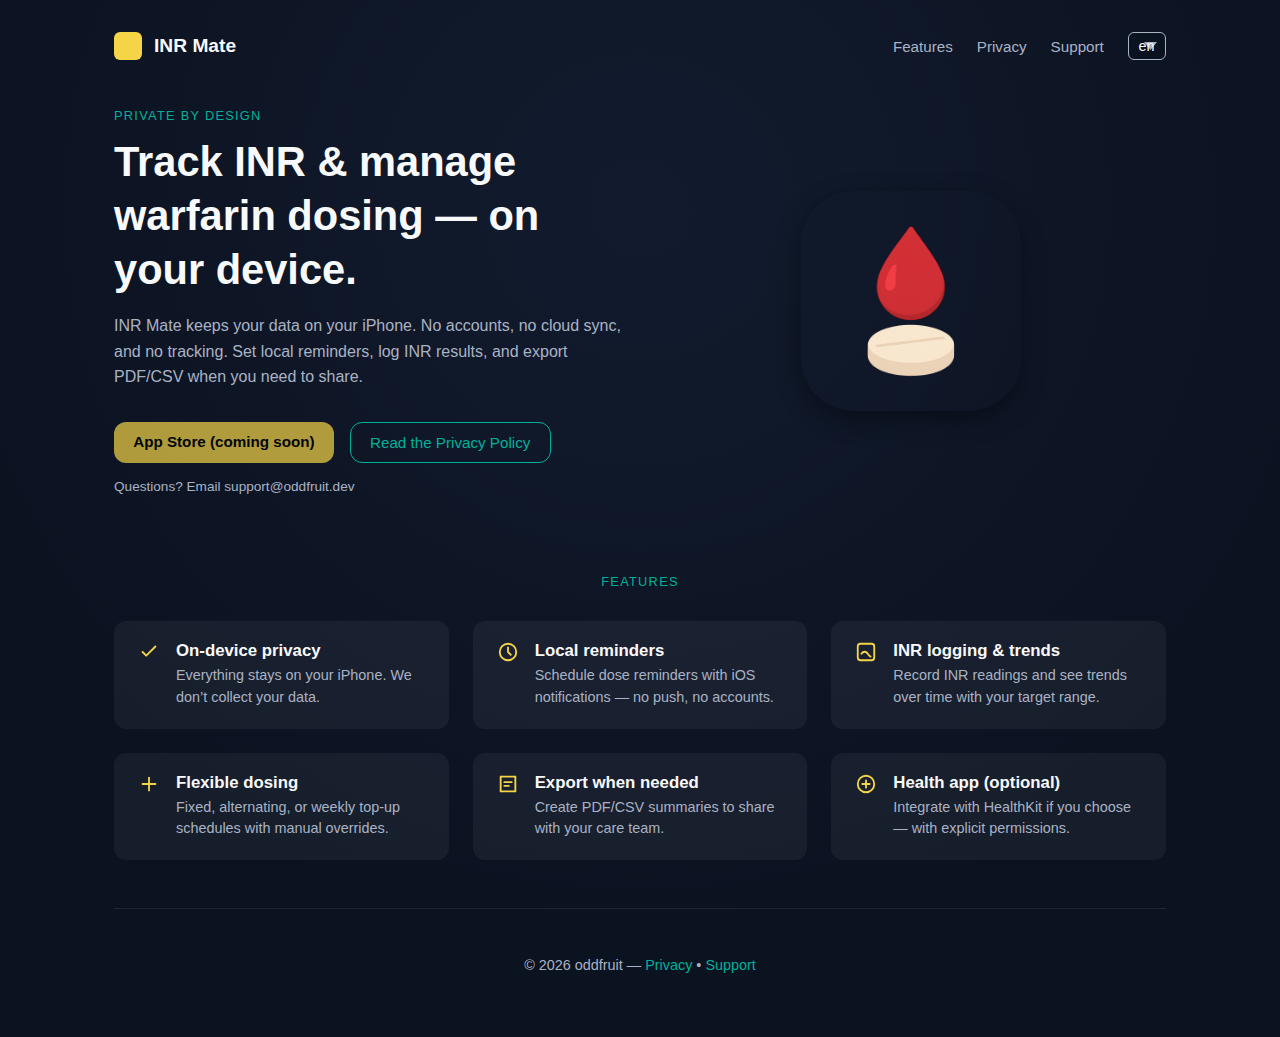
<file: inrmate/index.html>
<!doctype html>
<html lang="en">
<head>
  <meta charset="utf-8">
  <meta name="viewport" content="width=device-width, initial-scale=1">
  <title>INR Mate — by oddfruit</title>
  <meta name="description" content="INR Mate helps you track INR results and manage warfarin dosing, privately and on-device. No accounts, no tracking.">
  <meta name="theme-color" content="#0b1220">
  <link rel="stylesheet" href="../css/inrmate.css">
</head>
<body>
  <div class="container">
    <header class="header">
      <a class="brand" href="/">
        <span class="logo" aria-hidden="true"></span>
        <span data-i18n="brand.name">INR Mate</span>
      </a>
      <nav class="nav">
        <a href="#features" data-i18n="nav.features">Features</a>
        <a href="privacy.html" data-i18n="nav.privacy">Privacy</a>
        <a href="mailto:support@oddfruit.co.uk" data-i18n="nav.support">Support</a>
        <select id="lang" class="lang" aria-label="Language"></select>
      </nav>
    </header>

    <section class="hero">
      <div>
        <span class="kicker" data-i18n="hero.kicker">Private by design</span>
        <h1 data-i18n="hero.title">Track INR &amp; manage warfarin dosing — on your device.</h1>
        <p class="lead" data-i18n="hero.lead">
          INR Mate keeps your data on your iPhone. No accounts, no cloud sync, and no tracking. 
          Set local reminders, log INR results, and export PDF/CSV when you need to share.
        </p>
        <div class="cta">
          <a class="badge" href="#" aria-disabled="true" data-i18n="cta.app_store">App Store (coming soon)</a>
          <a class="btn" href="privacy.html" data-i18n="cta.privacy">Read the Privacy Policy</a>
        </div>
        <div class="note" data-i18n="note.contact">Questions? Email support@oddfruit.co.uk</div>
      </div>

      <!-- App icon image -->
      <div class="screenshot">
        <img src="../assets/inrmate-icon.png"
             alt="INR Mate app icon"
             width="240"
             height="240"
             class="app-icon">
      </div>
    </section>

    <section id="features" class="section">
      <span class="kicker" data-i18n="features.kicker">Features</span>
      <div class="grid">
        <div class="card feature">
          <svg width="22" height="22" viewBox="0 0 24 24" fill="none" xmlns="http://www.w3.org/2000/svg">
            <path d="M5 12l4 4L19 6" stroke="currentColor" stroke-width="2" stroke-linecap="round" stroke-linejoin="round"/>
          </svg>
          <div>
            <h3 data-i18n="features.i1.title">On-device privacy</h3>
            <p data-i18n="features.i1.desc">Everything stays on your iPhone. We don’t collect your data.</p>
          </div>
        </div>

        <div class="card feature">
          <svg width="22" height="22" viewBox="0 0 24 24" fill="none" xmlns="http://www.w3.org/2000/svg">
            <circle cx="12" cy="12" r="9" stroke="currentColor" stroke-width="2"/>
            <path d="M12 7v5l3 3" stroke="currentColor" stroke-width="2" stroke-linecap="round" stroke-linejoin="round"/>
          </svg>
          <div>
            <h3 data-i18n="features.i2.title">Local reminders</h3>
            <p data-i18n="features.i2.desc">Schedule dose reminders with iOS notifications — no push, no accounts.</p>
          </div>
        </div>

        <div class="card feature">
          <svg width="22" height="22" viewBox="0 0 24 24" fill="none" xmlns="http://www.w3.org/2000/svg">
            <rect x="3" y="3" width="18" height="18" rx="3" stroke="currentColor" stroke-width="2"/>
            <path d="M7 14c2-3 5-3 7 0 1 2 3 3 3 3" stroke="currentColor" stroke-width="2" stroke-linecap="round"/>
          </svg>
          <div>
            <h3 data-i18n="features.i3.title">INR logging &amp; trends</h3>
            <p data-i18n="features.i3.desc">Record INR readings and see trends over time with your target range.</p>
          </div>
        </div>

        <div class="card feature">
          <svg width="22" height="22" viewBox="0 0 24 24" fill="none" xmlns="http://www.w3.org/2000/svg">
            <path d="M12 5v14M5 12h14" stroke="currentColor" stroke-width="2" stroke-linecap="round"/>
          </svg>
          <div>
            <h3 data-i18n="features.i4.title">Flexible dosing</h3>
            <p data-i18n="features.i4.desc">Fixed, alternating, or weekly top-up schedules with manual overrides.</p>
          </div>
        </div>

        <div class="card feature">
          <svg width="22" height="22" viewBox="0 0 24 24" fill="none" xmlns="http://www.w3.org/2000/svg">
            <path d="M4 4h16v16H4z" stroke="currentColor" stroke-width="2"/>
            <path d="M8 10h8M8 14h5" stroke="currentColor" stroke-width="2" stroke-linecap="round"/>
          </svg>
          <div>
            <h3 data-i18n="features.i5.title">Export when needed</h3>
            <p data-i18n="features.i5.desc">Create PDF/CSV summaries to share with your care team.</p>
          </div>
        </div>

        <!-- Replaced tile -->
        <div class="card feature">
          <svg width="22" height="22" viewBox="0 0 24 24" fill="none" xmlns="http://www.w3.org/2000/svg">
            <circle cx="12" cy="12" r="9" stroke="currentColor" stroke-width="2"/>
            <path d="M8 12h8M12 8v8" stroke="currentColor" stroke-width="2" stroke-linecap="round"/>
          </svg>
          <div>
            <h3 data-i18n="features.i6.title">Apple Watch &amp; Widget</h3>
            <p data-i18n="features.i6.desc">
              View today’s dose or INR trend right from your wrist — and keep track at a glance on your iPhone Home Screen.
            </p>
          </div>
        </div>
      </div>
    </section>

    <hr/>

    <footer class="footer">
      <div>
        <span data-i18n="footer.copy">© 2025 oddfruit —</span>
        <a href="privacy.html" data-i18n="nav.privacy">Privacy</a> • 
        <a href="mailto:support@oddfruit.dev" data-i18n="nav.support">Support</a>
      </div>
    </footer>
  </div>
  <script src="i18n.js"></script>
</body>
</html>
</file>
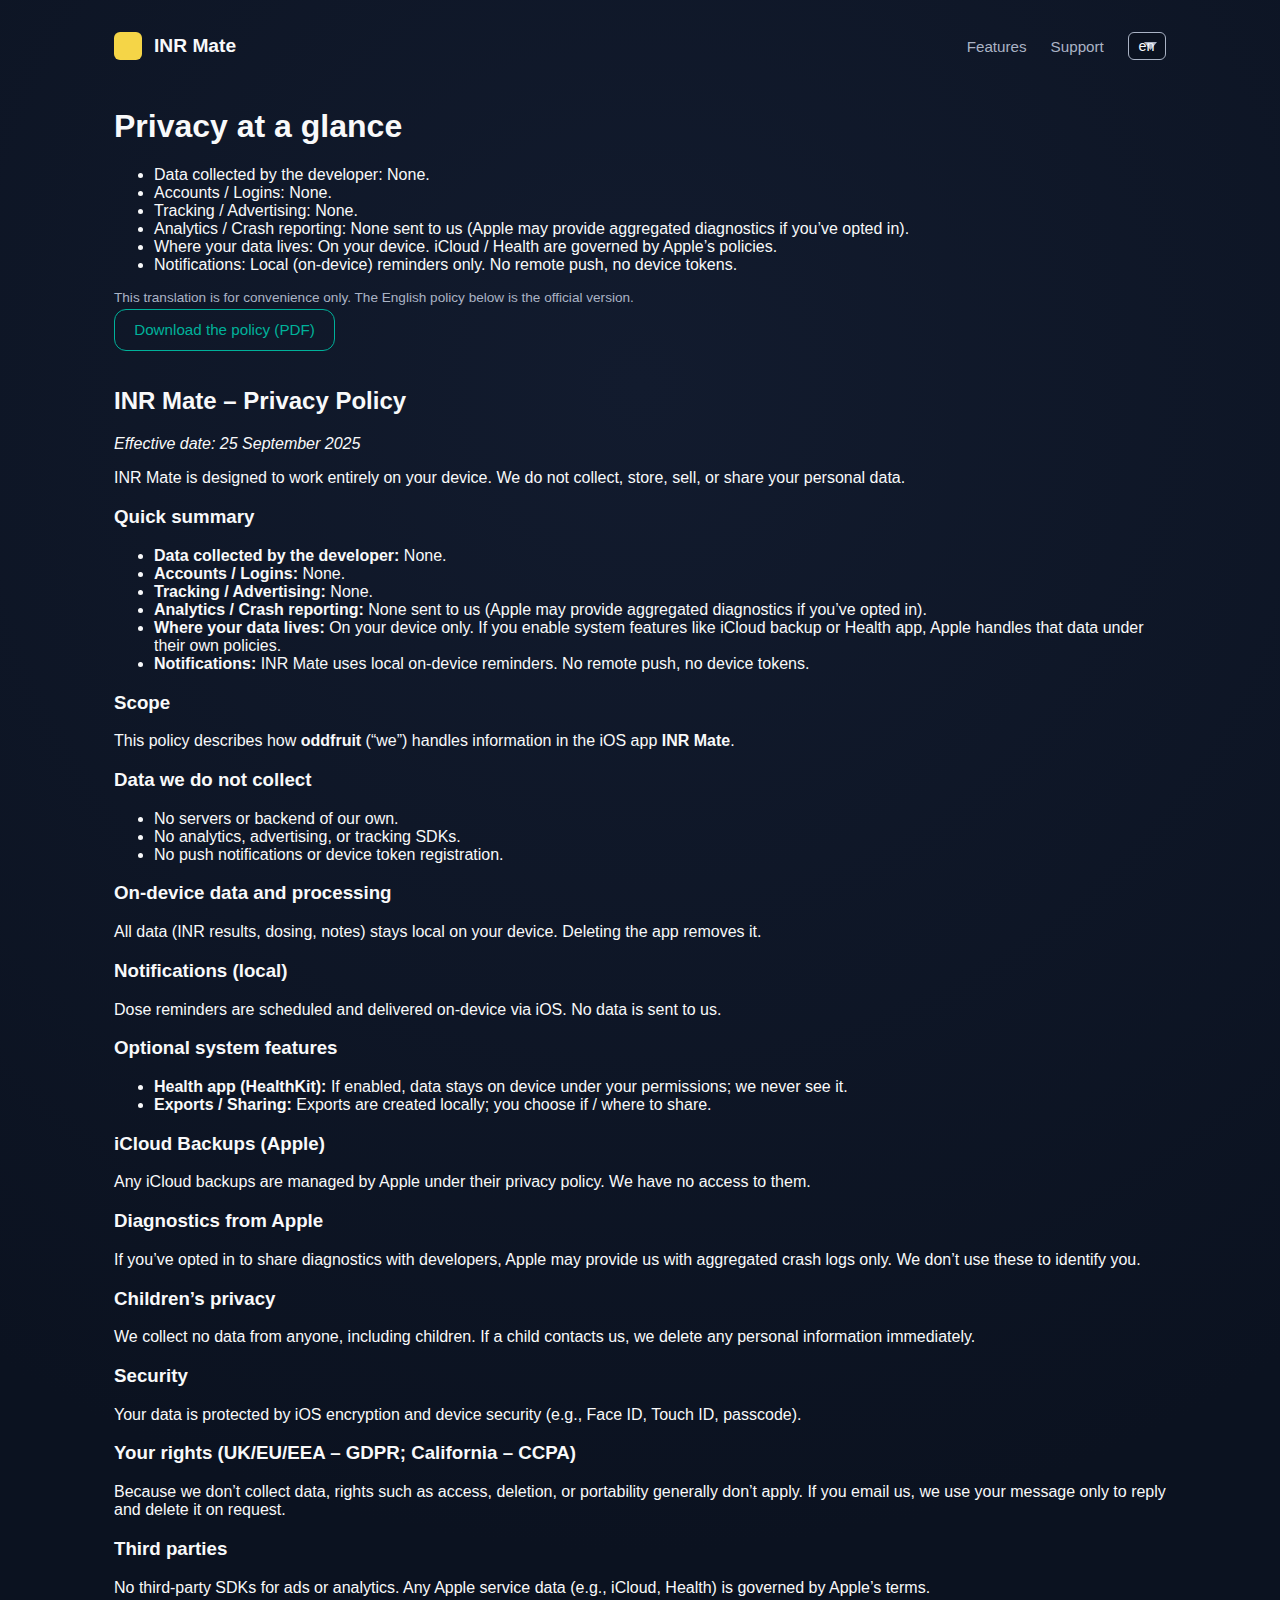
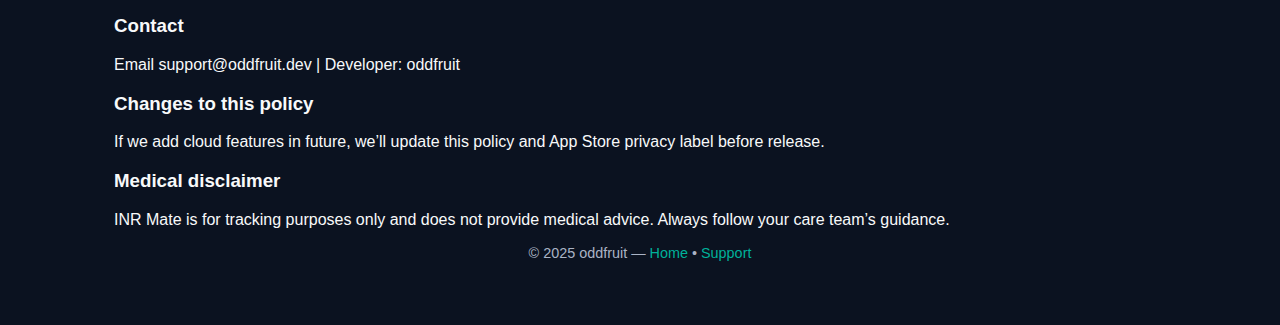
<file: inrmate/privacy.html>
<!doctype html>
<html lang="en">
<head>
  <meta charset="utf-8">
  <meta name="viewport" content="width=device-width, initial-scale=1">
  <title>INR Mate — Privacy</title>
  <meta name="theme-color" content="#0b1220">
  <link rel="stylesheet" href="../css/inrmate.css">
</head>
<body>
  <div class="container">
    <header class="header">
      <a class="brand" href="/">
        <span class="logo"></span>
        <span>INR Mate</span>
      </a>
      <nav class="nav">
        <a href="/" data-i18n="nav.features">Features</a>
        <a href="mailto:support@oddfruit.dev" data-i18n="nav.support">Support</a>
        <select id="lang" class="lang" aria-label="Language"></select>
      </nav>
    </header>

    <section class="section card">
      <h1 style="margin-top:0" data-i18n="privacy.summary.title">Privacy at a glance</h1>
      <ul>
        <li>Data collected by the developer: None.</li>
        <li>Accounts / Logins: None.</li>
        <li>Tracking / Advertising: None.</li>
        <li>Analytics / Crash reporting: None sent to us (Apple may provide aggregated diagnostics if you’ve opted in).</li>
        <li>Where your data lives: On your device. iCloud / Health are governed by Apple’s policies.</li>
        <li>Notifications: Local (on-device) reminders only. No remote push, no device tokens.</li>
      </ul>
      <p class="note">This translation is for convenience only. The English policy below is the official version.</p>
      <p><a class="btn" href="INR_Mate_Privacy_Policy_oddfruit_2025-09-25.pdf">Download the policy (PDF)</a></p>
    </section>

    <article class="section card">
      <h2>INR Mate – Privacy Policy</h2>
      <p><em>Effective date: 25 September 2025</em></p>
      <p>INR Mate is designed to work entirely on your device. We do not collect, store, sell, or share your personal data.</p>

      <h3>Quick summary</h3>
      <ul>
        <li><strong>Data collected by the developer:</strong> None.</li>
        <li><strong>Accounts / Logins:</strong> None.</li>
        <li><strong>Tracking / Advertising:</strong> None.</li>
        <li><strong>Analytics / Crash reporting:</strong> None sent to us (Apple may provide aggregated diagnostics if you’ve opted in).</li>
        <li><strong>Where your data lives:</strong> On your device only. If you enable system features like iCloud backup or Health app, Apple handles that data under their own policies.</li>
        <li><strong>Notifications:</strong> INR Mate uses local on-device reminders. No remote push, no device tokens.</li>
      </ul>

      <h3>Scope</h3>
      <p>This policy describes how <strong>oddfruit</strong> (“we”) handles information in the iOS app <strong>INR Mate</strong>.</p>

      <h3>Data we do not collect</h3>
      <ul>
        <li>No servers or backend of our own.</li>
        <li>No analytics, advertising, or tracking SDKs.</li>
        <li>No push notifications or device token registration.</li>
      </ul>

      <h3>On-device data and processing</h3>
      <p>All data (INR results, dosing, notes) stays local on your device. Deleting the app removes it.</p>

      <h3>Notifications (local)</h3>
      <p>Dose reminders are scheduled and delivered on-device via iOS. No data is sent to us.</p>

      <h3>Optional system features</h3>
      <ul>
        <li><strong>Health app (HealthKit):</strong> If enabled, data stays on device under your permissions; we never see it.</li>
        <li><strong>Exports / Sharing:</strong> Exports are created locally; you choose if / where to share.</li>
      </ul>

      <h3>iCloud Backups (Apple)</h3>
      <p>Any iCloud backups are managed by Apple under their privacy policy. We have no access to them.</p>

      <h3>Diagnostics from Apple</h3>
      <p>If you’ve opted in to share diagnostics with developers, Apple may provide us with aggregated crash logs only. We don’t use these to identify you.</p>

      <h3>Children’s privacy</h3>
      <p>We collect no data from anyone, including children. If a child contacts us, we delete any personal information immediately.</p>

      <h3>Security</h3>
      <p>Your data is protected by iOS encryption and device security (e.g., Face ID, Touch ID, passcode).</p>

      <h3>Your rights (UK/EU/EEA – GDPR; California – CCPA)</h3>
      <p>Because we don’t collect data, rights such as access, deletion, or portability generally don’t apply. If you email us, we use your message only to reply and delete it on request.</p>

      <h3>Third parties</h3>
      <p>No third-party SDKs for ads or analytics. Any Apple service data (e.g., iCloud, Health) is governed by Apple’s terms.</p>

      <h3>Contact</h3>
      <p>Email support@oddfruit.dev  |  Developer: oddfruit</p>

      <h3>Changes to this policy</h3>
      <p>If we add cloud features in future, we’ll update this policy and App Store privacy label before release.</p>

      <h3>Medical disclaimer</h3>
      <p>INR Mate is for tracking purposes only and does not provide medical advice. Always follow your care team’s guidance.</p>
    </article>

    <footer class="footer">
      <div>
        <span>© 2025 oddfruit — </span>
        <a href="/">Home</a> • <a href="mailto:support@oddfruit.dev">Support</a>
      </div>
    </footer>
  </div>
  <script src="i18n.js"></script>
</body>
</html>
</file>
<file: css/inrmate.css>
:root {
  --bg-dark: #0b1220;
  --bg-light: #121b2e;
  --text: #f8f9fa;
  --muted: #aab3c5;
  --accent: #00b19a;
  --yellow: #f5d547;
  --radius: 12px;
  --max-width: 1100px;
}

* {
  box-sizing: border-box;
}

html, body {
  margin: 0;
  padding: 0;
  font-family: "Manrope", -apple-system, BlinkMacSystemFont, "Segoe UI", Roboto, sans-serif;
  background: radial-gradient(circle at 50% 20%, var(--bg-light) 0%, var(--bg-dark) 70%);
  color: var(--text);
}

/* Layout container */
.container {
  max-width: var(--max-width);
  margin: 0 auto;
  padding: 2rem 1.5rem 4rem;
}

/* Header */
.header {
  display: flex;
  justify-content: space-between;
  align-items: center;
  margin-bottom: 3rem;
}
.brand {
  display: flex;
  align-items: center;
  gap: 0.75rem;
  color: var(--text);
  text-decoration: none;
  font-weight: 600;
  font-size: 1.2rem;
}
.brand .logo {
  width: 28px;
  height: 28px;
  background: var(--yellow);
  border-radius: 6px;
}
.nav {
  display: flex;
  gap: 1.5rem;
  align-items: center;
}
.nav a {
  color: var(--muted);
  text-decoration: none;
  font-size: 0.95rem;
  transition: color 0.2s ease;
}
.nav a:hover {
  color: var(--accent);
}
.lang {
  background: transparent;
  border: 1px solid var(--muted);
  border-radius: 6px;
  color: var(--text);
  padding: 0.25rem 0.5rem;
}

/* Hero */
.hero {
  display: flex;
  flex-wrap: wrap;
  align-items: center;
  justify-content: space-between;
  gap: 2rem;
  margin-bottom: 5rem;
}
.hero > div {
  flex: 1 1 400px;
  text-align: left;
}
.kicker {
  display: block;
  color: var(--accent);
  text-transform: uppercase;
  font-size: 0.8rem;
  letter-spacing: 0.1em;
  margin-bottom: 0.75rem;
}
.hero h1 {
  font-size: clamp(1.8rem, 4vw, 2.6rem);
  margin: 0 0 1rem 0;
  line-height: 1.3;
}
.lead {
  color: var(--muted);
  line-height: 1.6;
  margin-bottom: 2rem;
}
.cta {
  display: flex;
  flex-wrap: wrap;
  gap: 1rem;
  margin-bottom: 1rem;
}
.badge {
  background: var(--yellow);
  color: #000;
  font-weight: 600;
  text-decoration: none;
  padding: 0.7rem 1.2rem;
  border-radius: var(--radius);
  font-size: 0.95rem;
}
.badge[aria-disabled="true"] {
  opacity: 0.7;
  cursor: default;
}
.btn {
  border: 1px solid var(--accent);
  color: var(--accent);
  border-radius: var(--radius);
  text-decoration: none;
  padding: 0.7rem 1.2rem;
  font-size: 0.95rem;
  transition: all 0.2s ease;
}
.btn:hover {
  background: var(--accent);
  color: #000;
}
.note {
  font-size: 0.85rem;
  color: var(--muted);
  margin-top: 0.75rem;
}

/* Screenshot / icon */
.screenshot {
  flex: 1 1 280px;
  display: flex;
  justify-content: center;
  align-items: center;
}
.app-icon {
  display: block;
  width: 220px;
  height: 220px;
  border-radius: 24%;
  box-shadow: 0 8px 24px rgba(0,0,0,0.4);
}

/* Features */
.section {
  text-align: left;
  margin-top: 3rem;
}
.section .kicker {
  text-align: center;
  margin-bottom: 2rem;
}
.grid {
  display: grid;
  grid-template-columns: repeat(auto-fit, minmax(260px, 1fr));
  gap: 1.5rem;
}
.card.feature {
  display: flex;
  gap: 1rem;
  align-items: flex-start;
  background: rgba(255,255,255,0.05);
  padding: 1.25rem 1.5rem;
  border-radius: var(--radius);
  transition: background 0.25s ease, transform 0.25s ease;
}
.card.feature:hover {
  background: rgba(255,255,255,0.1);
  transform: translateY(-3px);
}
.card.feature svg {
  color: var(--yellow);
  flex-shrink: 0;
}
.card.feature h3 {
  margin: 0 0 0.25rem;
  font-size: 1.05rem;
}
.card.feature p {
  margin: 0;
  color: var(--muted);
  font-size: 0.9rem;
  line-height: 1.5;
}

/* Divider */
hr {
  border: none;
  border-top: 1px solid rgba(255,255,255,0.08);
  margin: 3rem 0;
}

/* Footer */
.footer {
  text-align: center;
  font-size: 0.9rem;
  color: var(--muted);
}
.footer a {
  color: var(--accent);
  text-decoration: none;
}
.footer a:hover {
  text-decoration: underline;
}

/* Responsive tweaks */
@media (max-width: 720px) {
  .header {
    flex-direction: column;
    align-items: flex-start;
    gap: 1rem;
  }
  .hero {
    flex-direction: column;
    align-items: flex-start;
  }
  .screenshot {
    justify-content: flex-start;
  }
}

/* --- Language dropdown visibility fix --- */
.lang {
  background-color: var(--bg-dark);
  color: var(--text);
  border: 1px solid var(--muted);
  border-radius: 6px;
  padding: 0.3rem 0.6rem;
  font-size: 0.9rem;
  appearance: none;
  -webkit-appearance: none;
  -moz-appearance: none;
  background-image: url("data:image/svg+xml,%3Csvg xmlns='http://www.w3.org/2000/svg' viewBox='0 0 10 6'%3E%3Cpath fill='%23aab3c5' d='M0 0l5 6 5-6H0z'/%3E%3C/svg%3E");
  background-repeat: no-repeat;
  background-position: right 0.5rem center;
  background-size: 0.8rem;
}

/* Ensures dropdown list text is visible (Safari/WebKit fix) */
.lang option {
  background-color: var(--bg-dark);
  color: var(--text);
}

/* Optional hover/focus style */
.lang:hover,
.lang:focus {
  border-color: var(--accent);
  outline: none;
}
</file>
